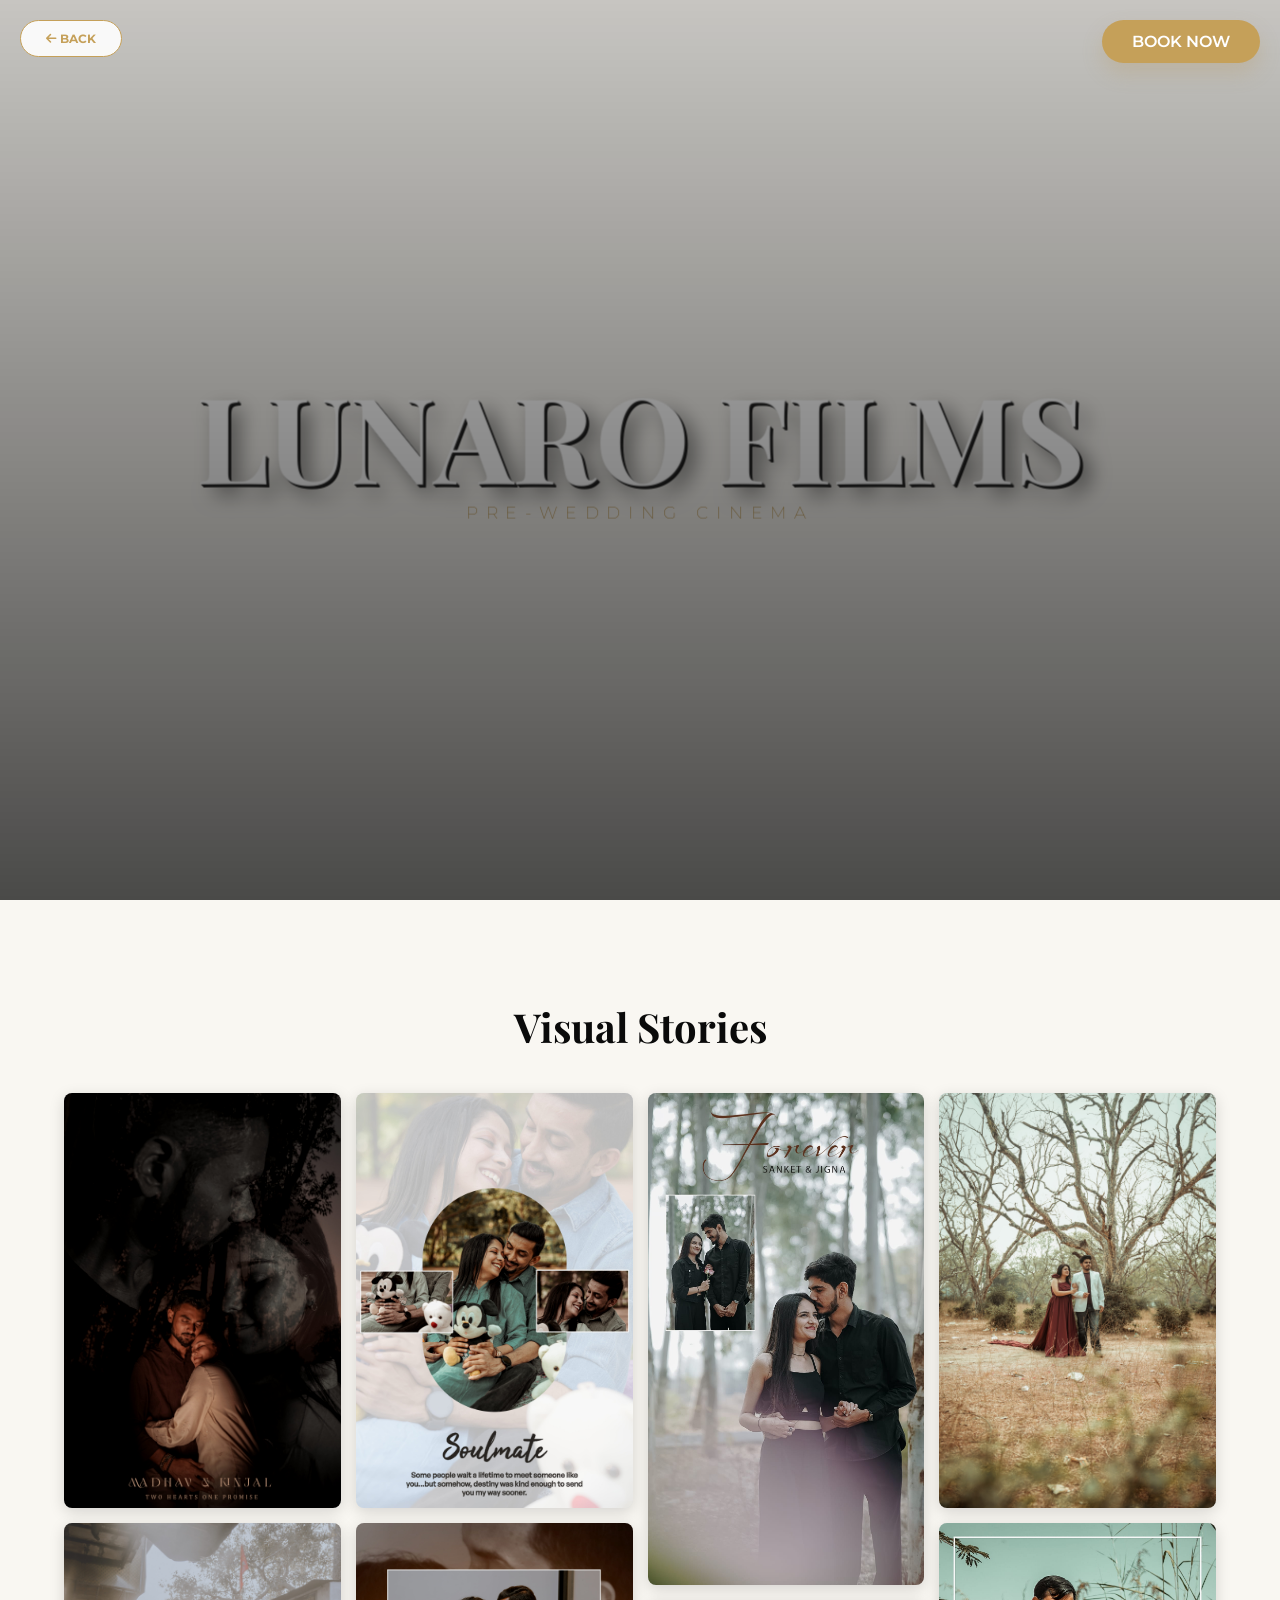
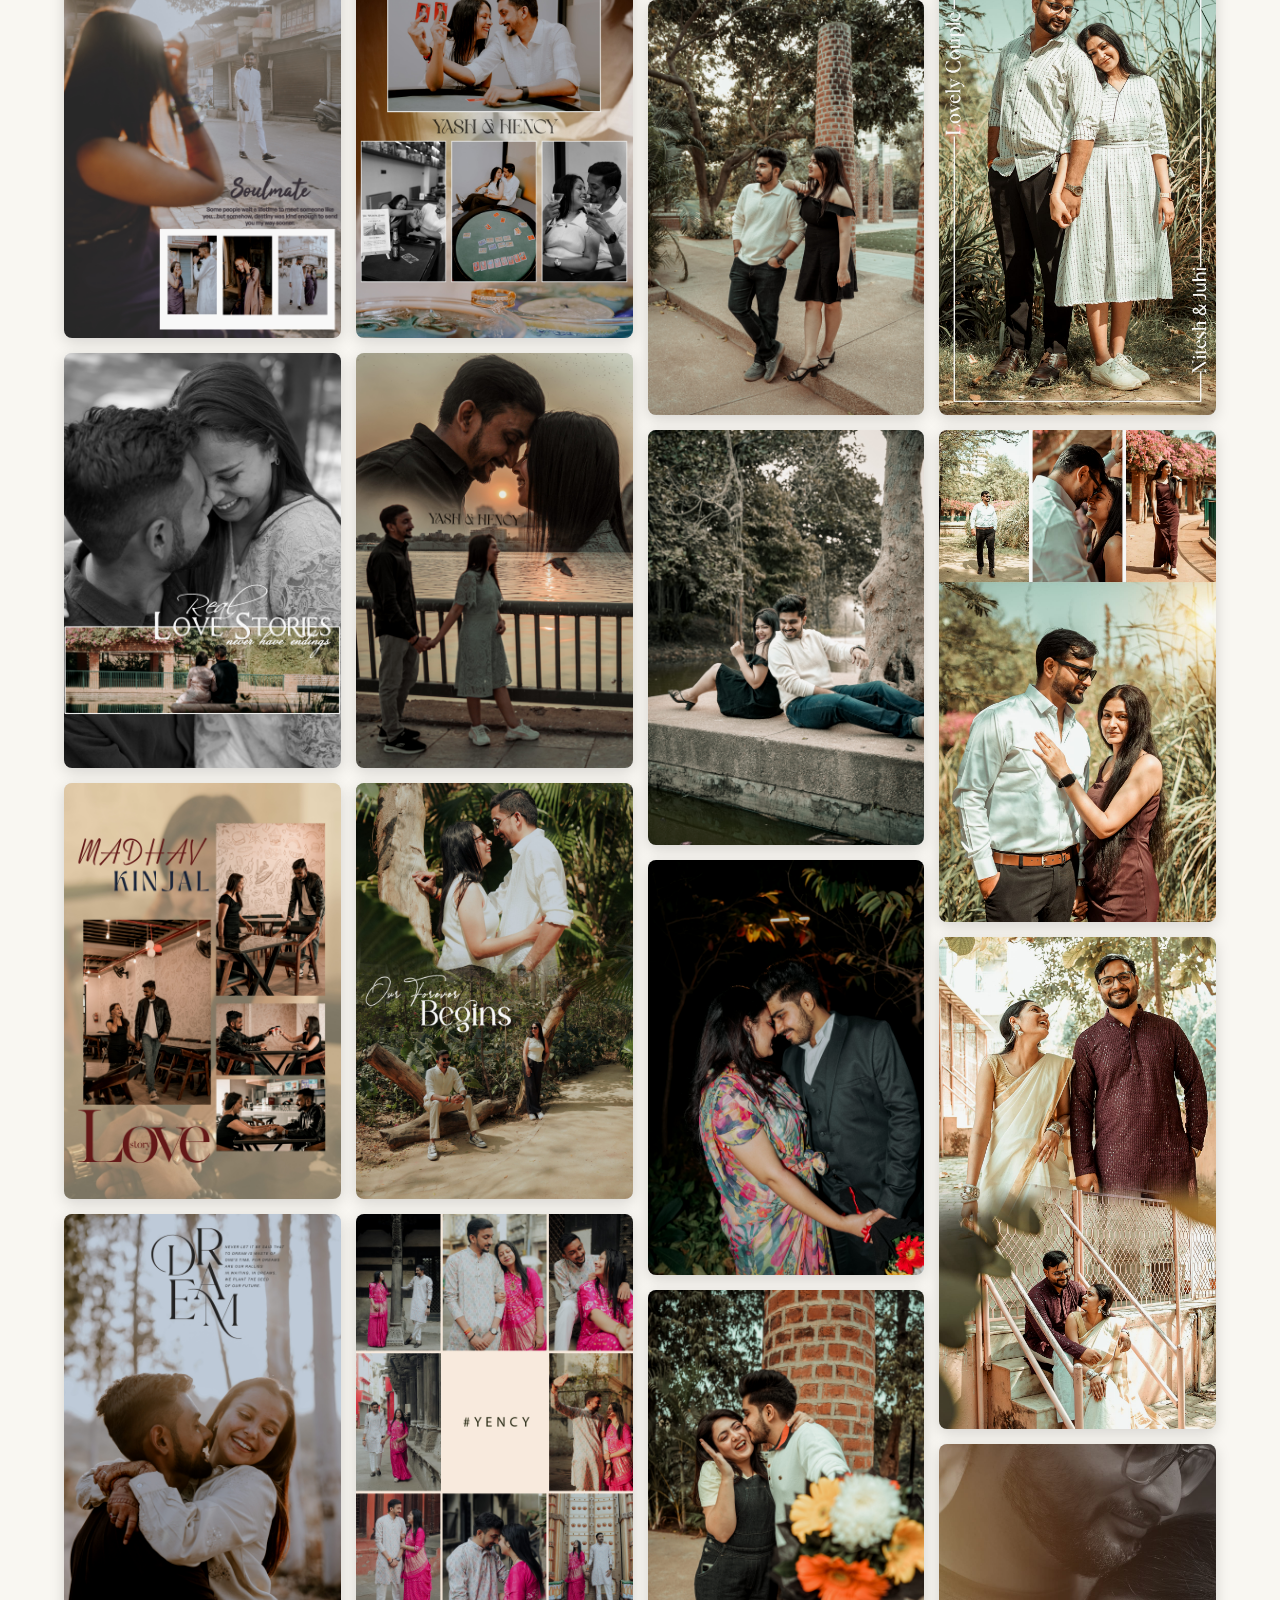
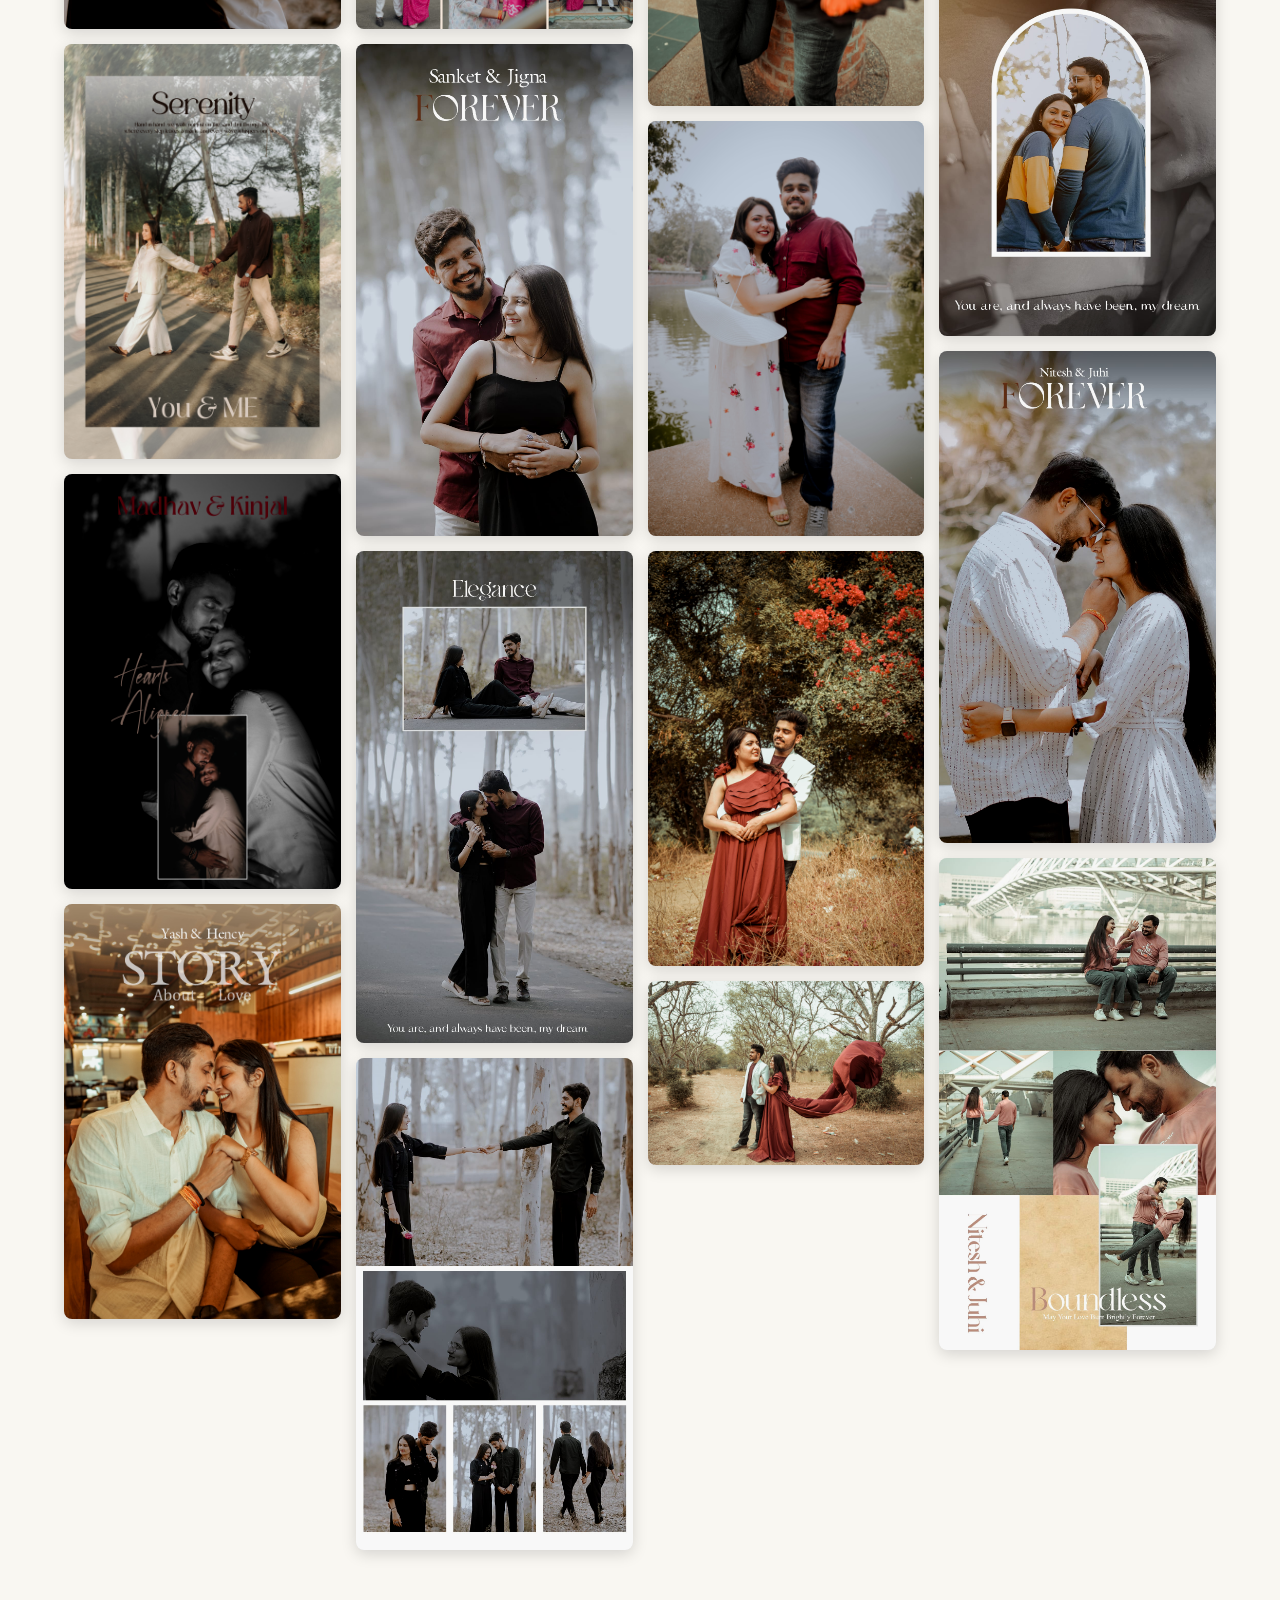
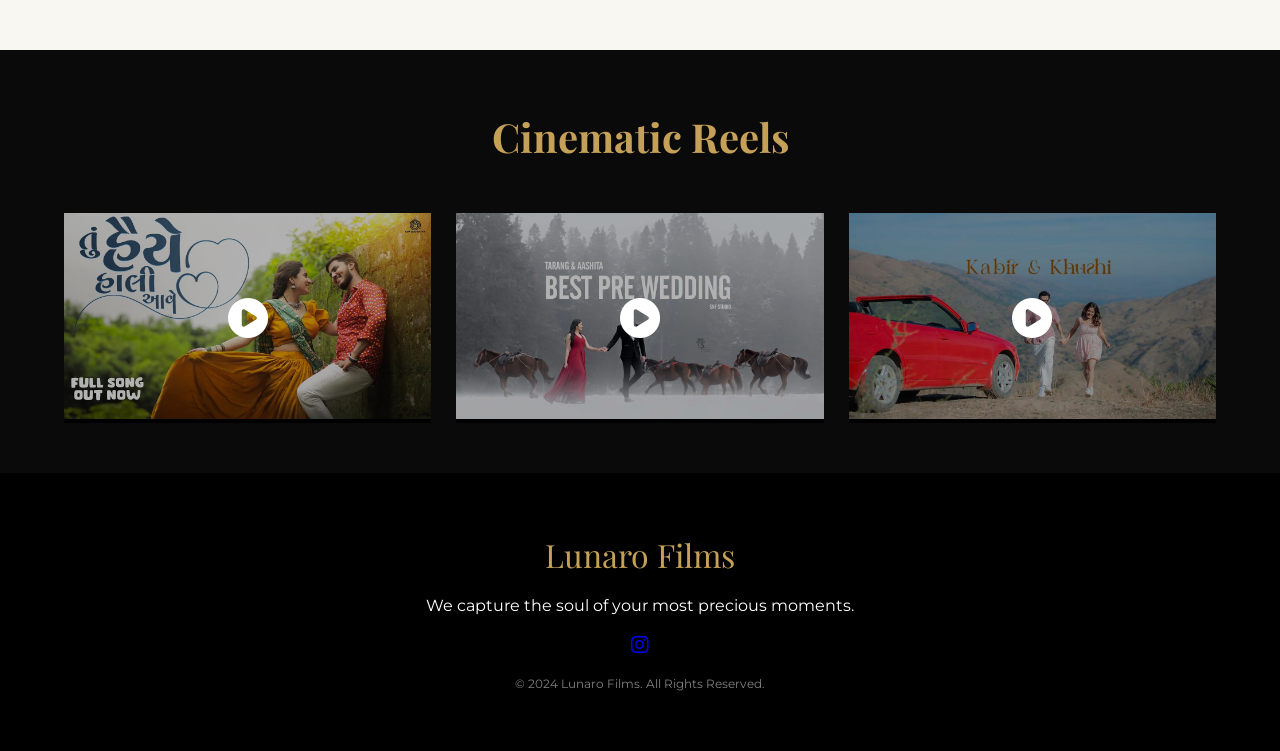
<file: Prewedding.html>
<!DOCTYPE html>
<html lang="en">
<head>
    <meta charset="UTF-8">
    <meta name="viewport" content="width=device-width, initial-scale=1.0">
    <title>Lunaro Films | Pre-Wedding Cinema</title>

    <link href="https://fonts.googleapis.com/css2?family=Playfair+Display:ital,wght@0,700;1,700&family=Montserrat:wght@200;400;600&display=swap" rel="stylesheet">
    <link rel="stylesheet" href="https://cdnjs.cloudflare.com/ajax/libs/font-awesome/6.0.0/css/all.min.css"/>
    <link rel="icon" type="image/x-icon" href="assets/img/Tab/Logo.png">

    <style>
        :root {
            --gold: #c5a059;
            --dark: #0a0a0a;
            --light: #f9f7f2;
            --shadow: rgba(0, 0, 0, 0.15);
        }

        /* RESET */
        * {
            margin: 0;
            padding: 0;
            box-sizing: border-box;
        }

        html {
            scroll-behavior: smooth;
        }

        body {
            font-family: 'Montserrat', sans-serif;
            background: var(--light);
            overflow-x: hidden;
            color: var(--dark);
        }

        /* --- BACK BUTTON --- */
        .back-nav {
            position: fixed;
            top: 20px;
            left: 20px;
            z-index: 999;
        }

        .back-btn {
            background: rgba(255, 255, 255, 0.9);
            border: 1px solid var(--gold);
            padding: 10px 25px;
            border-radius: 50px;
            text-decoration: none;
            color: var(--gold);
            font-size: 12px;
            font-weight: bold;
            transition: 0.4s;
            display: inline-block;
        }

        .back-btn:hover {
            background: var(--gold);
            color: #fff;
            transform: translateX(-5px);
        }

        /* --- BOOK NOW BUTTON --- */
        .book-now-btn {
            position: fixed;
            top: 20px;
            right: 20px;
            background: var(--gold);
            color: #fff;
            padding: 12px 30px;
            border-radius: 50px;
            text-decoration: none;
            font-weight: 600;
            z-index: 999;
            box-shadow: 0 10px 20px rgba(184, 154, 103, 0.3);
            transition: 0.3s;
        }

        .book-now-btn:hover {
            transform: scale(1.05);
            background: var(--dark);
        }

        /* --- HERO & 3D TITLE --- */
        .hero {
            height: 100vh;
            display: flex;
            align-items: center;
            justify-content: center;
            perspective: 1000px;
            overflow: hidden;
        }

        .hero video {
            position: absolute;
            top: 50%;
            left: 50%;
            will-change: transform;
            width: 100%;
            height: 100%;
            object-fit: cover;
            transform: translate(-50%, -50%) scale(1.05);
            filter: brightness(0.5) contrast(1.1);
        }

        .hero::after {
            content: "";
            position: absolute;
            inset: 0;
            background: linear-gradient(
                to bottom,
                rgba(0,0,0,0.2),
                rgba(0,0,0,0.7)
            );
            z-index: 0;
        }

        .hero-content {
            text-align: center;
            transform-style: preserve-3d;
            transition: transform 0.1s ease-out;
        }

        .hero h1 {
            font-family: 'Playfair Display', serif;
            font-size: clamp(3.5rem, 10vw, 7rem);
            color: var(--dark);
            text-transform: uppercase;
            margin: 0;
            color: white;
            line-height: 1;
            text-shadow:
                1px 1px 0px #333,
                2px 2px 0px #222,
                3px 3px 0px #111,
                10px 10px 20px rgba(0,0,0,0.5);
            transform: translateZ(60px);
        }

        .hero p {
            color: var(--gold);
            letter-spacing: 8px;
            font-weight: 200;
            margin-top: 10px;
            text-transform: uppercase;
            transform: translateZ(30px);
        }

        /* GALLERY */
        .gallery {
            padding: 100px 5%;
            background-color: var(--light);
        }

        .masonry {
            column-count: 4;
            column-gap: 15px;
        }

        .photo-item {
            margin-bottom: 15px;
            position: relative;
            overflow: hidden;
            border-radius: 8px;
            background: #e0e0e0;
            transition: transform 0.4s ease;
            box-shadow: 0 4px 15px var(--shadow);
        }

        .photo-item img {
            width: 100%;
            display: block;
            transition: transform 0.6s cubic-bezier(0.25, 1, 0.5, 1);
            filter: brightness(0.95) contrast(1.05);
        }

        .photo-item::before {
            content: '';
            position: absolute;
            top: 0;
            left: 0;
            width: 100%;
            height: 100%;
            background: linear-gradient(to bottom, transparent 60%, rgba(0,0,0,0.4));
            z-index: 1;
            opacity: 0;
            transition: 0.4s;
        }

        .photo-item:hover::before {
            opacity: 1;
        }

        .photo-item:hover img {
            transform: scale(1.08);
        }

        .photo-item::after {
            content: "LUNARO FILMS";
            position: absolute;
            bottom: 15px;
            right: 15px;
            color: rgba(255, 255, 255, 0.8);
            font-size: 10px;
            letter-spacing: 2px;
            z-index: 2;
            font-weight: 600;
            opacity: 0;
            transition: 0.4s;
        }

        .photo-item:hover::after {
            opacity: 1;
        }

        #lightbox {
            position: fixed;
            inset: 0;
            background: rgba(0,0,0,0.95);
            display: none;
            justify-content: center;
            align-items: center;
            z-index: 1000;
        }

        #lightbox button {
            display: none;
        }

        #prevBtn {
            left: 30px;
        }

        #nextBtn {
            right: 30px;
        }

        #lightImg {
            max-width: 90%;
            max-height: 80vh;
            border: 2px solid var(--gold);
            transition: 0.4s;
        }

        @media (max-width:1024px) {
            .masonry {
                column-count: 3;
            }
        }

        @media (max-width:768px) {
            .masonry {
                column-count: 2;
            }
        }

        @media (max-width:480px) {
            .masonry {
                column-count: 1;
            }
        }

        .video-grid {
            display: grid;
            grid-template-columns: repeat(auto-fit, minmax(300px,1fr));
            gap: 25px;
            padding: 50px 5%;
        }

        .video-card {
            background: #000;
            overflow: hidden;
            position: relative;
            cursor: pointer;
        }

        .video-thumb img {
            width: 100%;
            opacity: 0.7;
            transition: 0.5s;
        }

        .video-card:hover .video-thumb img {
            opacity: 0.4;
            transform: scale(1.05);
        }

        .video-thumb i {
            position: absolute;
            top: 50%;
            left: 50%;
            transform: translate(-50%, -50%);
            color: #fff;
            font-size: 40px;
            z-index: 2;
        }

        footer {
            background: #000;
            color: #fff;
            padding: 60px 5%;
            text-align: center;
        }

        .footer-logo {
            font-family: 'Playfair Display';
            color: var(--gold);
            font-size: 2rem;
            margin-bottom: 20px;
        }

        .footer-socials {
            margin: 20px 0;
        }

        .footer-socials i {
            margin: 0 15px;
            font-size: 20px;
            cursor: pointer;
            transition: 0.3s;
        }

        .footer-socials i:hover {
            color: var(--gold);
        }
    </style>
</head>

<body>

<nav class="back-nav">
    <a href="javascript:history.back()" class="back-btn">
        <i class="fas fa-arrow-left"></i> BACK
    </a>
</nav>

<a href="Book/book.html" class="book-now-btn">BOOK NOW</a>

<section class="hero" id="hero">
    <video autoplay loop playsinline preload="auto">
        <source src="assets/Video/Pre-Wedding/Back.mp4">
    </video>

    <div class="hero-content" id="tiltContent">
        <h1>Lunaro Films</h1>
        <p>Pre-Wedding Cinema</p>
    </div>
</section>

<section class="gallery">
    <h2 style="text-align:center; color:var(--dark); font-family:'Playfair Display'; margin-bottom:40px; font-size: 2.5rem;">
        Visual Stories
    </h2>
    <div class="masonry" id="gallery"></div>
</section>

<section style="background:var(--dark); color: #fff;">
    <h2 style="text-align:center; color:var(--gold); padding-top:60px; font-family:'Playfair Display'; font-size: 2.5rem;">
        Cinematic Reels
    </h2>
    <div class="video-grid" id="videos"></div>
</section>

<div id="lightbox">
    <button id="prevBtn">❮</button>
    <img id="lightImg">
    <button id="nextBtn">❯</button>
</div>

<footer>
    <div class="footer-logo">Lunaro Films</div>
    <p>We capture the soul of your most precious moments.</p>

    <div class="footer-socials">
        <a href="https://www.instagram.com/lunarofilms?igsh=MXI1eGE0OXZubGg5bw==">
            <i class="fab fa-instagram"></i>
        </a>
    </div>

    <p style="font-size: 12px; opacity: 0.5;">
        &copy; 2024 Lunaro Films. All Rights Reserved.
    </p>
</footer>

<script>
// 2. GALLERY
const gallery = document.getElementById("gallery");

const images = [
    "assets/img/Pre-Wedding/001.jpg",
    "assets/img/Pre-Wedding/002.jpg",
    "assets/img/Pre-Wedding/003.jpg",
    "assets/img/Pre-Wedding/004.jpg",
    "assets/img/Pre-Wedding/005.jpg",
    "assets/img/Pre-Wedding/006.jpg",
    "assets/img/Pre-Wedding/007.jpg",
    "assets/img/Pre-Wedding/008.jpg",
    "assets/img/Pre-Wedding/009.jpg",
    "assets/img/Pre-Wedding/010.jpg",
    "assets/img/Pre-Wedding/011.jpg",
    "assets/img/Pre-Wedding/012.jpg",
    "assets/img/Pre-Wedding/013.jpg",
    "assets/img/Pre-Wedding/014.jpg",
    "assets/img/Pre-Wedding/015.jpg",
    "assets/img/Pre-Wedding/016.jpg",
    "assets/img/Pre-Wedding/017.jpg",
    "assets/img/Pre-Wedding/018.jpg",
    "assets/img/Pre-Wedding/019.jpg",
    "assets/img/Pre-Wedding/020.jpg",
    "assets/img/Pre-Wedding/021.jpg",
    "assets/img/Pre-Wedding/022.jpg",
    "assets/img/Pre-Wedding/023.jpg",
    "assets/img/Pre-Wedding/024.jpg",
    "assets/img/Pre-Wedding/025.jpg",
    "assets/img/Pre-Wedding/026.jpg",
    "assets/img/Pre-Wedding/027.jpg",
    "assets/img/Pre-Wedding/028.jpg",
    "assets/img/Pre-Wedding/029.jpg",
    "assets/img/Pre-Wedding/030.jpg",
    "assets/img/Pre-Wedding/031.jpg",
];

// 🔥 NEW VARIABLES
let currentIndex = 0;
const lightbox = document.getElementById("lightbox");
const lightImg = document.getElementById("lightImg");
const sideVideo = document.getElementById("sideVideo");

// OPEN IMAGE
function openImage(index) {
    currentIndex = index;
    lightImg.src = images[index];
    lightbox.style.display = "flex";
}

// CLOSE IMAGE
lightbox.onclick = (e) => {
    if (e.target.id !== "prevBtn" && e.target.id !== "nextBtn") {
        lightbox.style.display = "none";
    }
};

// CHANGE IMAGE
function changeImage(step) {
    currentIndex += step;

    if (currentIndex < 0) currentIndex = images.length - 1;
    if (currentIndex >= images.length) currentIndex = 0;

    lightImg.style.opacity = 0;

    setTimeout(() => {
        lightImg.src = images[currentIndex];
        lightImg.style.opacity = 1;
    }, 200);
}

// BUTTON EVENTS
document.getElementById("prevBtn").onclick = (e) => {
    e.stopPropagation();
    changeImage(-1);
};

document.getElementById("nextBtn").onclick = (e) => {
    e.stopPropagation();
    changeImage(1);
};

// GALLERY RENDER
images.forEach((imgUrl, index) => {
    let div = document.createElement("div");
    div.className = "photo-item";

    let img = document.createElement("img");
    img.src = imgUrl;
    img.loading = "lazy";
    img.draggable = false;

    img.onclick = (e) => e.preventDefault();

    div.appendChild(img);

    div.onclick = () => openImage(index);

    gallery.appendChild(div);
});

// 3. VIDEOS
const vids = [
    {
        link: "https://youtu.be/7mOO5iCSNj4?si=EhOoXF_h0Xrp46TR",
        thumb: "assets/img/Pre-Wedding/Thumbnail/1.jpg"
    },
    {
        link: "https://youtu.be/MkNtgoPr-TE?si=6Tzsth41qUGC_ZeI",
        thumb: "assets/img/Pre-Wedding/Thumbnail/2.jpg"
    },
    {
        link: "https://youtu.be/gImV2_WNseY?si=iGn6_KKr3nQbx2yv",
        thumb: "assets/img/Pre-Wedding/Thumbnail/3.jpg"
    }
];

const videoDiv = document.getElementById("videos");

vids.forEach(v => {
    let card = document.createElement("div");
    card.className = "video-card";

    card.onclick = () => window.location.href = v.link;

    card.innerHTML = `
        <div class="video-thumb">
            <img src="${v.thumb}" draggable="false">
            <i class="fas fa-play-circle"></i>
        </div>
    `;

    videoDiv.appendChild(card);
});
document.addEventListener("keydown", (e) => {
    if (lightbox.style.display === "flex") {
        if (e.key === "ArrowRight") {
            changeImage(1);
        }
        if (e.key === "ArrowLeft") {
            changeImage(-1);
        }
        if (e.key === "Escape") {
            lightbox.style.display = "none";
        }
    }
});

let startX = 0;

lightbox.addEventListener("touchstart", (e) => {
    startX = e.touches[0].clientX;
});

lightbox.addEventListener("touchend", (e) => {
    let endX = e.changedTouches[0].clientX;
    let diff = startX - endX;

    if (Math.abs(diff) > 50) {
        if (diff > 0) {
            changeImage(1); // swipe left → next
        } else {
            changeImage(-1); // swipe right → prev
        }
    }
});
 // --- DISABLE RIGHT CLICK ---
    document.addEventListener("contextmenu", e => e.preventDefault());


    // --- DISABLE DRAG ---
    document.addEventListener("dragstart", e => e.preventDefault());


    // --- DISABLE DEV TOOLS ---
    document.addEventListener("keydown", function (e) {
        if (e.key === "F12") e.preventDefault();
        if (e.ctrlKey && e.shiftKey && e.key === "I") e.preventDefault();
        if (e.ctrlKey && e.key === "U") e.preventDefault();
    });


    // --- BLUR WHEN INSPECT OPEN ---
    setInterval(() => {
        if (window.outerWidth - window.innerWidth > 100) {
            document.body.style.filter = "blur(15px)";
        } else {
            document.body.style.filter = "none";
        }
    }, 500);


    // --- SCREENSHOT TRICK ---
    document.addEventListener("keydown", function (e) {
        if (e.key === "PrintScreen") {
            document.body.style.background = "black";
            setTimeout(() => document.body.style.background = "", 100);
        }
    });
</script>

</body>
</html>
</file>
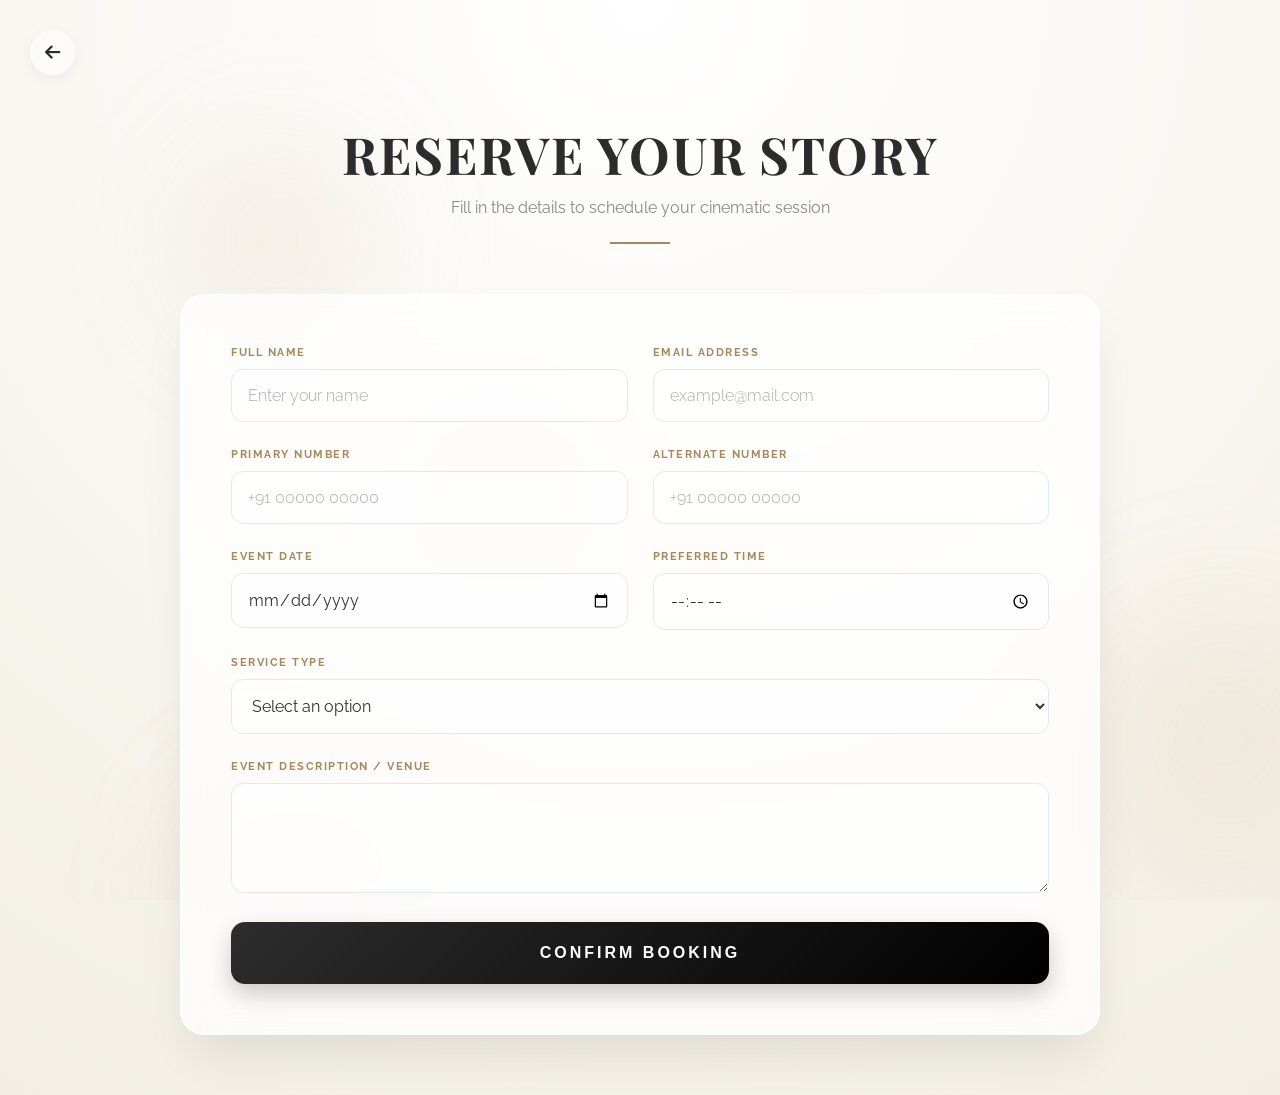
<file: Book/book.html>
<!DOCTYPE html>
<html lang="en">
<head>
<meta charset="UTF-8">
<meta name="viewport" content="width=device-width, initial-scale=1.0">
<title>Book Online - Lunaro Films</title>
<link href="https://fonts.googleapis.com/css2?family=Playfair+Display:wght@400;700&family=Raleway:wght@300;400;600&display=swap" rel="stylesheet">
<link rel="stylesheet" href="https://cdnjs.cloudflare.com/ajax/libs/font-awesome/6.0.0/css/all.min.css" />
<link rel="icon" type="image/x-icon" href="assets/img/Tab/Logo.png">
<style>
/* --- CSS VARIABLES --- */
:root {
    --primary-font: 'Playfair Display', serif;
    --secondary-font: 'Raleway', sans-serif;
    --accent-color: #d2b48c;
    --luxury-gold: #a3895d;
}

/* --- GLOBAL RESET --- */
* {
    margin: 0;
    padding: 0;
    box-sizing: border-box;
}

/* --- BODY --- */
body {
    font-family: var(--secondary-font);
    color: #333;
    min-height: 100vh;
    overflow-x: hidden;
    background: radial-gradient(circle at top, #ffffff, #f2eee3);
}

/* --- BACKGROUND ANIMATION --- */
.bokeh-container {
    position: fixed;
    top: 0;
    left: 0;
    width: 100%;
    height: 100%;
    z-index: -1;
    overflow: hidden;
}

.bokeh-item {
    position: absolute;
    width: 300px;
    height: 300px;
    background: radial-gradient(circle, rgba(210, 180, 140, 0.2) 0%, rgba(255, 255, 255, 0) 70%);
    border-radius: 50%;
    filter: blur(50px);
    animation: float 20s infinite ease-in-out;
}

.bokeh-item:nth-child(1) {
    top: 10%;
    left: 10%;
}

.bokeh-item:nth-child(2) {
    top: 60%;
    left: 80%;
    width: 400px;
    height: 400px;
    animation-delay: -5s;
}

.bokeh-item:nth-child(3) {
    top: 40%;
    left: 30%;
    width: 250px;
    height: 250px;
    animation-delay: -10s;
}

.bokeh-item:nth-child(4) {
    top: 80%;
    left: 10%;
    width: 350px;
    height: 350px;
    animation-delay: -15s;
}

@keyframes float {
    0%, 100% {
        transform: translate(0, 0) scale(1);
    }
    33% {
        transform: translate(50px, 30px) scale(1.1);
    }
    66% {
        transform: translate(-30px, 50px) scale(0.9);
    }
}

/* --- LUXURY BACK BUTTON --- */
.lux-back-btn {
    position: fixed;
    top: 30px;
    left: 30px;
    display: flex;
    align-items: center;
    gap: 12px;
    text-decoration: none;
    z-index: 1000;
}

.btn-circle {
    width: 45px;
    height: 45px;
    border-radius: 50%;
    background: rgba(255, 255, 255, 0.5);
    backdrop-filter: blur(10px);
    border: 1px solid rgba(255, 255, 255, 0.5);
    display: flex;
    align-items: center;
    justify-content: center;
    color: #2c2c2c;
    font-size: 1.1rem;
    transition: 0.4s cubic-bezier(0.175, 0.885, 0.32, 1.275);
    box-shadow: 0 5px 15px rgba(0, 0, 0, 0.05);
}

.btn-text {
    font-weight: 600;
    text-transform: uppercase;
    letter-spacing: 2px;
    font-size: 0.7rem;
    color: #2c2c2c;
    opacity: 0.7;
}

.lux-back-btn:hover .btn-circle {
    background: var(--luxury-gold);
    color: #fff;
    transform: scale(1.1) rotate(-10deg);
}

/* --- MAIN CONTENT --- */
.main-wrapper {
    padding: 120px 15px 60px;
    max-width: 950px;
    margin: 0 auto;
}

.page-header {
    text-align: center;
    margin-bottom: 50px;
}

.page-header h1 {
    font-family: var(--primary-font);
    font-size: clamp(2rem, 8vw, 3.2rem);
    letter-spacing: 2px;
    text-transform: uppercase;
    color: #2c2c2c;
    margin-bottom: 10px;
}

.page-header p {
    font-size: clamp(0.8rem, 2vw, 1rem);
    color: #888;
    max-width: 500px;
    margin: 0 auto;
}

.divider {
    width: 60px;
    height: 2px;
    background: var(--luxury-gold);
    margin: 25px auto;
}

/* --- 3D FORM CARD --- */
.form-card-3d {
    background: rgba(255, 255, 255, 0.75);
    backdrop-filter: blur(20px);
    padding: clamp(25px, 5vw, 50px);
    border-radius: 24px;
    border: 1px solid rgba(255, 255, 255, 0.6);
    box-shadow: 0 25px 50px -12px rgba(0, 0, 0, 0.1);
    transition: transform 0.4s ease;
}

.form-row {
    display: grid;
    grid-template-columns: 1fr 1fr;
    gap: 25px;
}

.input-box {
    margin-bottom: 25px;
}

.input-box label {
    display: block;
    font-size: 0.7rem;
    font-weight: 700;
    text-transform: uppercase;
    letter-spacing: 1.5px;
    margin-bottom: 10px;
    color: var(--luxury-gold);
}

.input-box input,
.input-box select,
.input-box textarea {
    width: 100%;
    padding: 16px;
    background: rgba(255, 255, 255, 0.6);
    border: 1px solid #e2e8f0;
    border-radius: 12px;
    font-family: var(--secondary-font);
    font-size: 1rem;
    color: #333;
    transition: all 0.3s ease;
}

/* --- PLACEHOLDER --- */
::placeholder {
    color: #aaa;
    font-weight: 300;
}

.input-box input:focus,
.input-box select:focus,
.input-box textarea:focus {
    border-color: var(--luxury-gold);
    background: #fff;
    outline: none;
    box-shadow: 0 0 0 4px rgba(163, 137, 93, 0.1);
    transform: translateY(-2px);
}

/* --- DATE & TIME INPUT --- */
input[type="date"],
input[type="time"] {
    position: relative;
    cursor: pointer;
}

/* --- SUBMIT BUTTON --- */
.lux-submit-btn {
    width: 100%;
    padding: 22px;
    background: linear-gradient(135deg, #2d2d2d, #000);
    color: #fff;
    border: none;
    border-radius: 14px;
    font-size: 1rem;
    font-weight: 600;
    letter-spacing: 3px;
    text-transform: uppercase;
    cursor: pointer;
    display: flex;
    align-items: center;
    justify-content: center;
    gap: 15px;
    transition: all 0.4s ease;
    box-shadow: 0 10px 25px rgba(0, 0, 0, 0.2);
    margin-top: 10px;
}

.lux-submit-btn:hover {
    background: linear-gradient(135deg, #a3895d, #d2b48c);
    transform: translateY(-4px);
    box-shadow: 0 15px 30px rgba(163, 137, 93, 0.3);
}

.lux-submit-btn i {
    font-size: 1.4rem;
}

/* =========================
   RESPONSIVE MEDIA QUERIES
========================= */

/* 🔵 Extra Large Screens */
@media (min-width: 1400px) {
    .main-wrapper {
        max-width: 1200px;
    }
}

/* 🟢 Laptop */
@media (max-width: 1200px) {
    .main-wrapper {
        max-width: 95%;
    }
}

/* 🟡 Tablet */
@media (max-width: 992px) {
    .main-wrapper {
        padding: 100px 20px;
    }

    .form-card-3d {
        padding: 35px;
    }

    .form-row {
        gap: 20px;
    }
}

/* 🟠 Small Tablet */
@media (max-width: 768px) {
    .form-row {
        grid-template-columns: 1fr;
    }

    .main-wrapper {
        padding: 90px 15px;
    }

    .form-card-3d {
        padding: 25px 18px;
        border-radius: 18px;
    }

    .lux-submit-btn {
        padding: 18px;
        font-size: 0.9rem;
        letter-spacing: 1.5px;
    }

    .input-box input,
    .input-box select,
    .input-box textarea {
        padding: 14px;
        font-size: 0.9rem;
    }

    .lux-back-btn {
        top: 20px;
        left: 20px;
    }

    .btn-text {
        display: none;
    }
}

/* 🔴 Mobile */
@media (max-width: 576px) {
    .page-header h1 {
        font-size: 1.8rem;
    }

    .page-header p {
        font-size: 0.8rem;
    }

    .form-card-3d {
        padding: 20px 15px;
    }

    .input-box label {
        font-size: 0.65rem;
    }

    .lux-submit-btn {
        padding: 16px;
    }
}

/* ⚫ Extra Small */
@media (max-width: 400px) {
    .page-header h1 {
        font-size: 1.5rem;
    }

    .lux-submit-btn {
        font-size: 0.8rem;
        letter-spacing: 1px;
    }

    .input-box input,
    .input-box select,
    .input-box textarea {
        padding: 12px;
    }
}

@media (max-width: 992px) {
    .main-wrapper {
        padding-top: 100px;
    }

    .form-card-3d {
        padding: 40px;
    }
}

/* --- MOBILE EXTRA --- */
@media (max-width: 768px) {
    .form-row {
        grid-template-columns: 1fr;
        gap: 0;
    }

    .main-wrapper {
        padding-top: 90px;
    }

    .form-card-3d {
        padding: 30px 20px;
        border-radius: 20px;
    }

    .lux-back-btn {
        top: 20px;
        left: 20px;
    }

    .btn-text {
        display: none;
    }

    .input-box {
        margin-bottom: 20px;
    }

    .input-box input,
    .input-box select,
    .input-box textarea {
        padding: 14px;
    }

    .lux-submit-btn {
        padding: 18px;
        letter-spacing: 1.5px;
        font-size: 0.9rem;
    }
}

/* --- EXTRA SMALL DEVICES --- */
@media (max-width: 480px) {
    .page-header h1 {
        margin-top: 20px;
    }

    .form-card-3d {
        margin-top: -10px;
    }
}
</style>
</head>
<body>

    <!-- BOKEH BACKGROUND -->
    <div class="bokeh-container">
        <div class="bokeh-item"></div>
        <div class="bokeh-item"></div>
        <div class="bokeh-item"></div>
        <div class="bokeh-item"></div>
    </div>

    <!-- BACK BUTTON -->
    <a href="#" onclick="history.back(); return false;" class="lux-back-btn">
        <div class="btn-circle">
            <i class="fas fa-arrow-left"></i>
        </div>
        <span class="btn-text"></span>
    </a>

    <!-- MAIN WRAPPER -->
    <div class="main-wrapper">

        <!-- HEADER -->
        <header class="page-header">
            <h1>Reserve Your Story</h1>
            <p>Fill in the details to schedule your cinematic session</p>
            <div class="divider"></div>
        </header>

        <!-- FORM SECTION -->
        <section class="luxury-form-section">
            <div class="form-card-3d">

                <!-- FORM -->
                <form action="https://formsubmit.co/jeelsuthar1007@gmail.com" method="POST">

                    <!-- ROW 1 -->
                    <div class="form-row">
                        <div class="input-box">
                            <label>Full Name</label>
                            <input type="text" name="name" placeholder="Enter your name" required>
                        </div>
                        <div class="input-box">
                            <label>Email Address</label>
                            <input type="email" name="email" placeholder="example@mail.com" required>
                        </div>
                    </div>

                    <!-- ROW 2 -->
                    <div class="form-row">
                        <div class="input-box">
                            <label>Primary Number</label>
                            <input type="tel" name="mobile" placeholder="+91 00000 00000" required>
                        </div>
                        <div class="input-box">
                            <label>Alternate Number</label>
                            <input type="tel" name="altMobile" placeholder="+91 00000 00000">
                        </div>
                    </div>

                    <!-- ROW 3 -->
                    <div class="form-row">
                        <div class="input-box">
                            <label>Event Date</label>
                            <input type="date" name="date" required>
                        </div>
                        <div class="input-box">
                            <label>Preferred Time</label>
                            <input type="time" name="time" required>
                        </div>
                    </div>

                    <!-- SERVICE TYPE -->
                    <div class="input-box">
                        <label>Service Type</label>
                        <select name="service" required>
                            <option value="" disabled selected>Select an option</option>
                            <option value="Wedding Film">Cinematic Wedding Film</option>
                            <option value="Pre-Wedding">Pre-Wedding Story</option>
                            <option value="Baby Shower">Sweet Baby Shower</option>
                            <option value="Fashion Shooting">Fashion Shoot</option>
                            <option value="Commercial">Commercial</option>
                            <option value="Event">Event Coverage</option>
                            <option value="Other">Other</option>
                        </select>
                    </div>

                    <!-- OTHER SERVICE -->
                    <div class="input-box" id="other-service-box" style="display: none; margin-top: 15px;">
                        <label>Please Specify Your Requirement</label>
                        <input type="text" id="other-service-input" placeholder="Ex. Music Video, Documentary, etc.">
                    </div>

                    <!-- DESCRIPTION -->
                    <div class="input-box">
                        <label>Event Description / Venue</label>
                        <textarea name="description" rows="4"></textarea>
                    </div>

                    <!-- HIDDEN FIELDS -->
                    <input type="hidden" name="_captcha" value="false">
                    <input type="hidden" name="_subject" value="New Booking Request!">

                    <!-- SUBMIT BUTTON -->
                    <button type="submit" class="lux-submit-btn">
                        Confirm Booking
                    </button>

                </form>

            </div>
        </section>

    </div>



   <script>
    // --- CHECK OTHER OPTION ---
    function checkOtherOption() {
        const serviceSelect = document.getElementById('service');
        const otherBox = document.getElementById('other-service-box');
        const otherInput = document.getElementById('other-service-input');

        if (serviceSelect.value === 'Other') {
            otherBox.style.display = 'block';
            otherInput.setAttribute('required', 'true'); // જો 'Other' હોય તો લખવું ફરજિયાત
            otherBox.style.animation = 'fadeIn 0.5s ease'; // સ્મૂથ એનિમેશન
        } else {
            otherBox.style.display = 'none';
            otherInput.removeAttribute('required');
            otherInput.value = ''; // ક્લિયર કરી નાખવું
        }
    }


    // --- WHATSAPP CONFIG ---
    // REPLACE WITH YOUR ACTUAL PHONE NUMBER
    const yourPhoneNumber = "919876543210";


    // --- SEND DATA TO WHATSAPP ---
    function sendToWhatsApp(e) {
        e.preventDefault();

        const name = document.getElementById('name').value;
        const email = document.getElementById('email').value;
        const mobile = document.getElementById('mobile').value;
        const altMobile = document.getElementById('altMobile').value || "N/A";
        const date = document.getElementById('date').value;
        const time = document.getElementById('time').value;
        const service = document.getElementById('service').value;
        const desc = document.getElementById('description').value || "No description provided";


        // --- FORMAT WHATSAPP MESSAGE ---
        const text = `*✨ LUXURY BOOKING REQUEST ✨*%0a%0a` +
                     `*Client Name:* ${name}%0a` +
                     `*Email:* ${email}%0a` +
                     `*Mobile:* ${mobile}%0a` +
                     `*Alt Mobile:* ${altMobile}%0a%0a` +
                     `*SERVICE DETAILS*%0a` +
                     `*Category:* ${service}%0a` +
                     `*Date:* ${date}%0a` +
                     `*Time:* ${time}%0a%0a` +
                     `*Description/Venue:*%0a${desc}`;


        // --- OPEN WHATSAPP ---
        const url = `https://wa.me/${yourPhoneNumber}?text=${text}`;
        window.open(url, '_blank');
    }
    // --- DISABLE RIGHT CLICK ---
    document.addEventListener("contextmenu", e => e.preventDefault());


    // --- DISABLE DRAG ---
    document.addEventListener("dragstart", e => e.preventDefault());


    // --- DISABLE DEV TOOLS ---
    document.addEventListener("keydown", function (e) {
        if (e.key === "F12") e.preventDefault();
        if (e.ctrlKey && e.shiftKey && e.key === "I") e.preventDefault();
        if (e.ctrlKey && e.key === "U") e.preventDefault();
    });


    // --- BLUR WHEN INSPECT OPEN ---
    setInterval(() => {
        if (window.outerWidth - window.innerWidth > 100) {
            document.body.style.filter = "blur(15px)";
        } else {
            document.body.style.filter = "none";
        }
    }, 500);


    // --- SCREENSHOT TRICK ---
    document.addEventListener("keydown", function (e) {
        if (e.key === "PrintScreen") {
            document.body.style.background = "black";
            setTimeout(() => document.body.style.background = "", 100);
        }
    });
</script>
</body>
</html>
</file>
